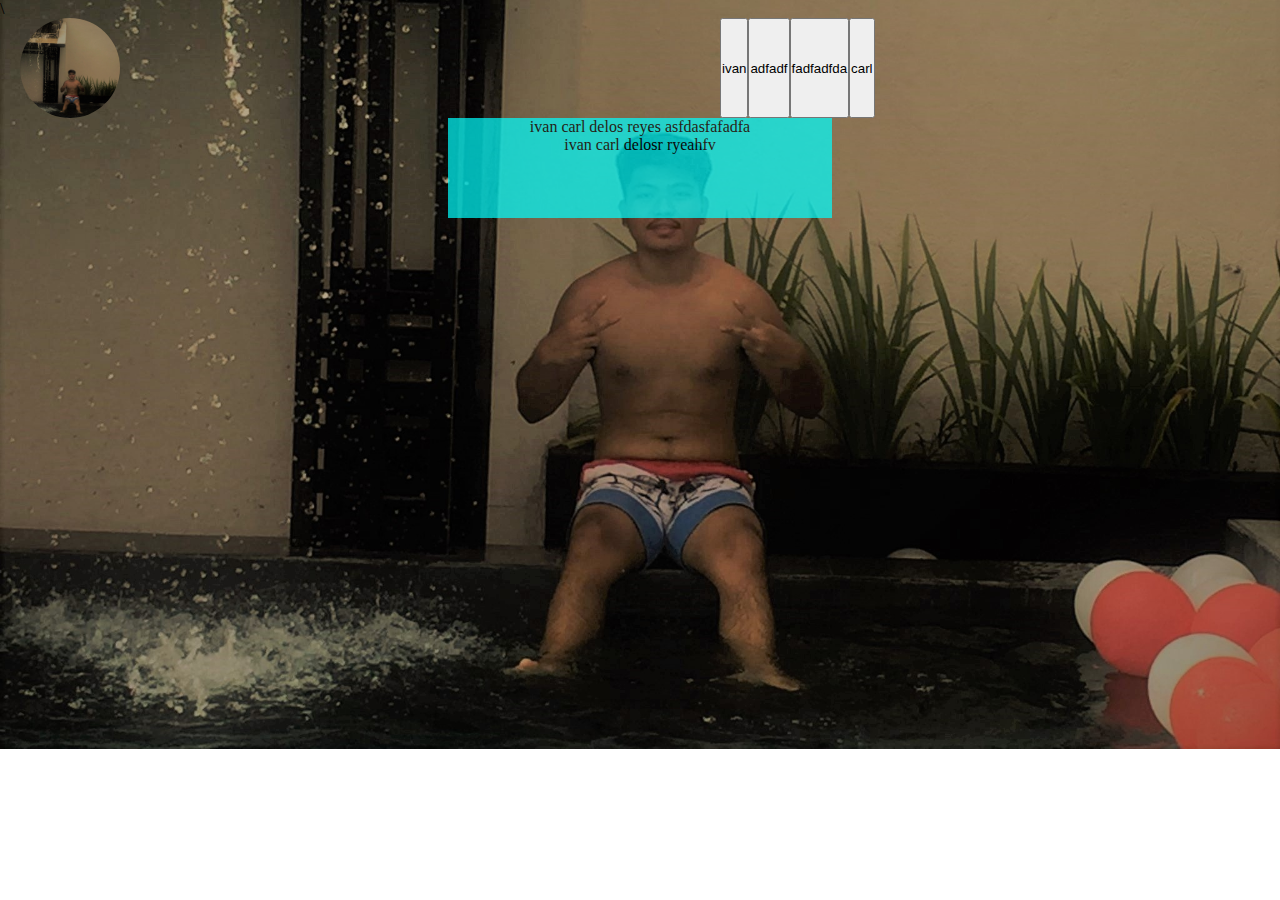
<file: landing page/index.html>
<!DOCTYPE html>
<html lang="en">
<head>
    <meta charset="UTF-8">
    <meta name="viewport" content="width=device-width, initial-scale=1.0">
    <title>Landing Page</title>\
    <link rel="stylesheet" href="index.css">
</head>
<body>
    <div class="wrapper">
        <div class="box">
          
        </div>
        <ul class="box1">
            <button>ivan</button><button>adfadf</button><button>fadfadfda</button><button>carl</button>
        </ul>
    </div>

    <center>
 <div class="content">
    <p>ivan carl delos reyes asfdasfafadfa <br>ivan carl delosr ryeahfv</p>

 </div>
</center>


</body>
</html>
</file>
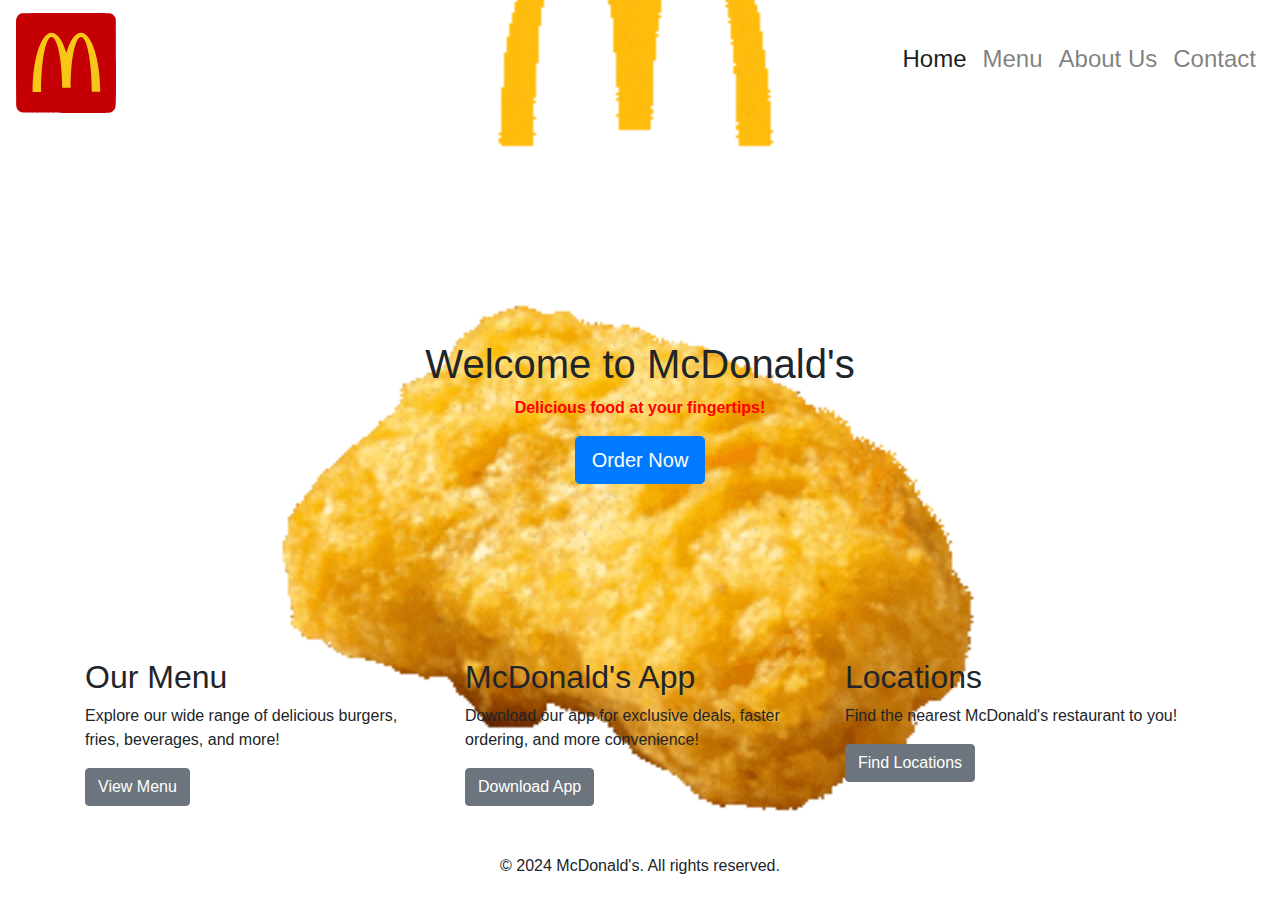
<file: mcdonald/index.html>
<!DOCTYPE html>
<html lang="en">
<head>
    <meta charset="UTF-8">
    <meta name="viewport" content="width=device-width, initial-scale=1.0">
    <title>McDonald's</title>
    <link rel="stylesheet" href="https://stackpath.bootstrapcdn.com/bootstrap/4.5.2/css/bootstrap.min.css">

    <style>
        body{
            background-image: url(m7.gif);
            background-position: center;
            background-size: cover;
        }
       .main{
        margin-top: 0;
        height: 500px;
       }
       #bg1{
        background-color: transparent;
        margin-top: 150px;
       }
       .nav{
        background-color: transparent;
       }
       .container{
        margin-top: 110px;
       }

       
    </style>

</head>
<body>
<div class="main">

<nav class="navbar navbar-expand-lg navbar-light" id="nav">
    <a class="navbar-brand" href="#"><img src="logo.svg" height="100px" width="100px"></a>
    <button class="navbar-toggler" type="button" data-toggle="collapse" data-target="#navbarNav" aria-controls="navbarNav" aria-expanded="false" aria-label="Toggle navigation">
        <span class="navbar-toggler-icon"></span>
    </button>
    <div class="collapse navbar-collapse" id="navbarNav">
        <ul class="navbar-nav ml-auto">
            <li class="nav-item active">
                <a class="nav-link h4" href="#">Home</a>
            </li>
            <li class="nav-item">
                <a class="nav-link h4" href="menu.html">Menu</a>
            </li>
            <li class="nav-item">
                <a class="nav-link h4" href="aboutus.html">About Us</a>
            </li>
            <li class="nav-item">
                <a class="nav-link h4" href="contact.html">Contact</a>
            </li>
        </ul>
    </div>
</nav>

<div class="jumbotron text-center mb-0" id="bg1">
    <h1>Welcome to McDonald's</h1>
    <p style="font-weight: bolder; color: red;">Delicious food at your fingertips!</p>
    <a href="menu.html" class="btn btn-primary btn-lg">Order Now</a>
</div>
</div>

<div class="container">
    <div class="row">
        <div class="col-md-4 mt-5">
            <h2>Our Menu</h2>
            <p>Explore our wide range of delicious burgers, fries, beverages, and more!</p>
            <a href="menu.html" class="btn btn-secondary">View Menu</a>
        </div>
        <div class="col-md-4 mt-5">
            <h2>McDonald's App</h2>
            <p>Download our app for exclusive deals, faster ordering, and more convenience!</p>
            <a href="https://play.google.com/store/apps/details?id=com.mcdonalds.mobileapp&hl=en&gl=US&pli=1" class="btn btn-secondary">Download App</a>
        </div>
        <div class="col-md-4 mt-5">
            <h2>Locations</h2>
            <p>Find the nearest McDonald's restaurant to you!</p>
            <a href="https://www.google.com/maps/place/McDonald's+Concepcion+Tarlac/@15.3230892,120.6500956,17z/data=!3m1!4b1!4m6!3m5!1s0x3396e9d8441b1823:0x1d701425253b785b!8m2!3d15.323084!4d120.6526705!16s%2Fg%2F11cs19bxfg?entry=ttu" class="btn btn-secondary">Find Locations</a>
        </div>
    </div>
</div>

<footer class="text-center mt-5">
    <p>&copy; 2024 McDonald's. All rights reserved.</p>
</footer>

<script src="https://code.jquery.com/jquery-3.5.1.slim.min.js"></script>
<script src="https://cdn.jsdelivr.net/npm/@popperjs/core@2.5.4/dist/umd/popper.min.js"></script>
<script src="https://stackpath.bootstrapcdn.com/bootstrap/4.5.2/js/bootstrap.min.js"></script>

</body>
</html>
</file>
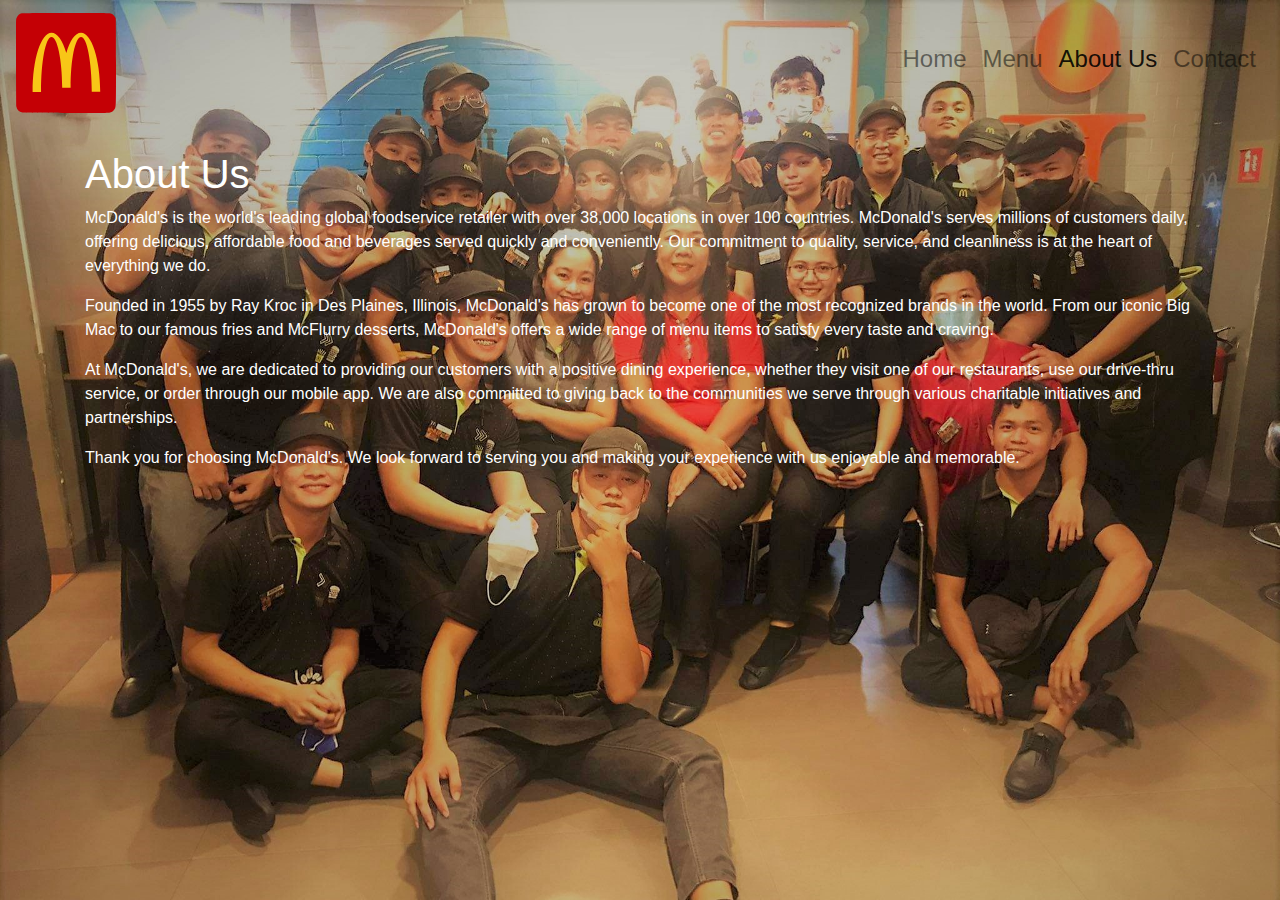
<file: mcdonald/aboutus.html>
<!DOCTYPE html>
<html lang="en">
<head>
    <meta charset="UTF-8">
    <meta name="viewport" content="width=device-width, initial-scale=1.0">
    <title>About Us - McDonald's</title>
    <link rel="stylesheet" href="https://stackpath.bootstrapcdn.com/bootstrap/4.5.2/css/bootstrap.min.css">

    <style>
        body{
            background-image: url(bg6.jpg);
            background-size: cover;
            background-repeat: no-repeat;
            color: white;
        }
       
    </style>

</head>
<body>
<nav class="navbar navbar-expand-lg navbar-light " id="mb">
    <a class="navbar-brand" href="#"><img src="logo.svg" height="100px" width="100px"></a>
    <button class="navbar-toggler" type="button" data-toggle="collapse" data-target="#navbarNav" aria-controls="navbarNav" aria-expanded="false" aria-label="Toggle navigation">
        <span class="navbar-toggler-icon"></span>
    </button>
    <div class="collapse navbar-collapse" id="navbarNav">
        <ul class="navbar-nav ml-auto">
            <li class="nav-item">
                <a class="nav-link h4" href="index.html">Home</a>
            </li>
            <li class="nav-item">
                <a class="nav-link h4" href="menu.html">Menu</a>
            </li>
            <li class="nav-item active">
                <a class="nav-link h4" href="#">About Us</a>
            </li>
            <li class="nav-item">
                <a class="nav-link h4" href="contact.html">Contact</a>
            </li>
        </ul>
    </div>
</nav>

<div class="container mt-4">
    <h1>About Us</h1>
    <p>McDonald's is the world's leading global foodservice retailer with over 38,000 locations in over 100 countries. McDonald's serves millions of customers daily, offering delicious, affordable food and beverages served quickly and conveniently. Our commitment to quality, service, and cleanliness is at the heart of everything we do.</p>
    <p>Founded in 1955 by Ray Kroc in Des Plaines, Illinois, McDonald's has grown to become one of the most recognized brands in the world. From our iconic Big Mac to our famous fries and McFlurry desserts, McDonald's offers a wide range of menu items to satisfy every taste and craving.</p>
    <p>At McDonald's, we are dedicated to providing our customers with a positive dining experience, whether they visit one of our restaurants, use our drive-thru service, or order through our mobile app. We are also committed to giving back to the communities we serve through various charitable initiatives and partnerships.</p>
    <p>Thank you for choosing McDonald's. We look forward to serving you and making your experience with us enjoyable and memorable.</p>
</div>

<script src="https://code.jquery.com/jquery-3.5.1.slim.min.js"></script>
<script src="https://cdn.jsdelivr.net/npm/@popperjs/core@2.5.4/dist/umd/popper.min.js"></script>
<script src="https://stackpath.bootstrapcdn.com/bootstrap/4.5.2/js/bootstrap.min.js"></script>

</body>
</html>
</file>
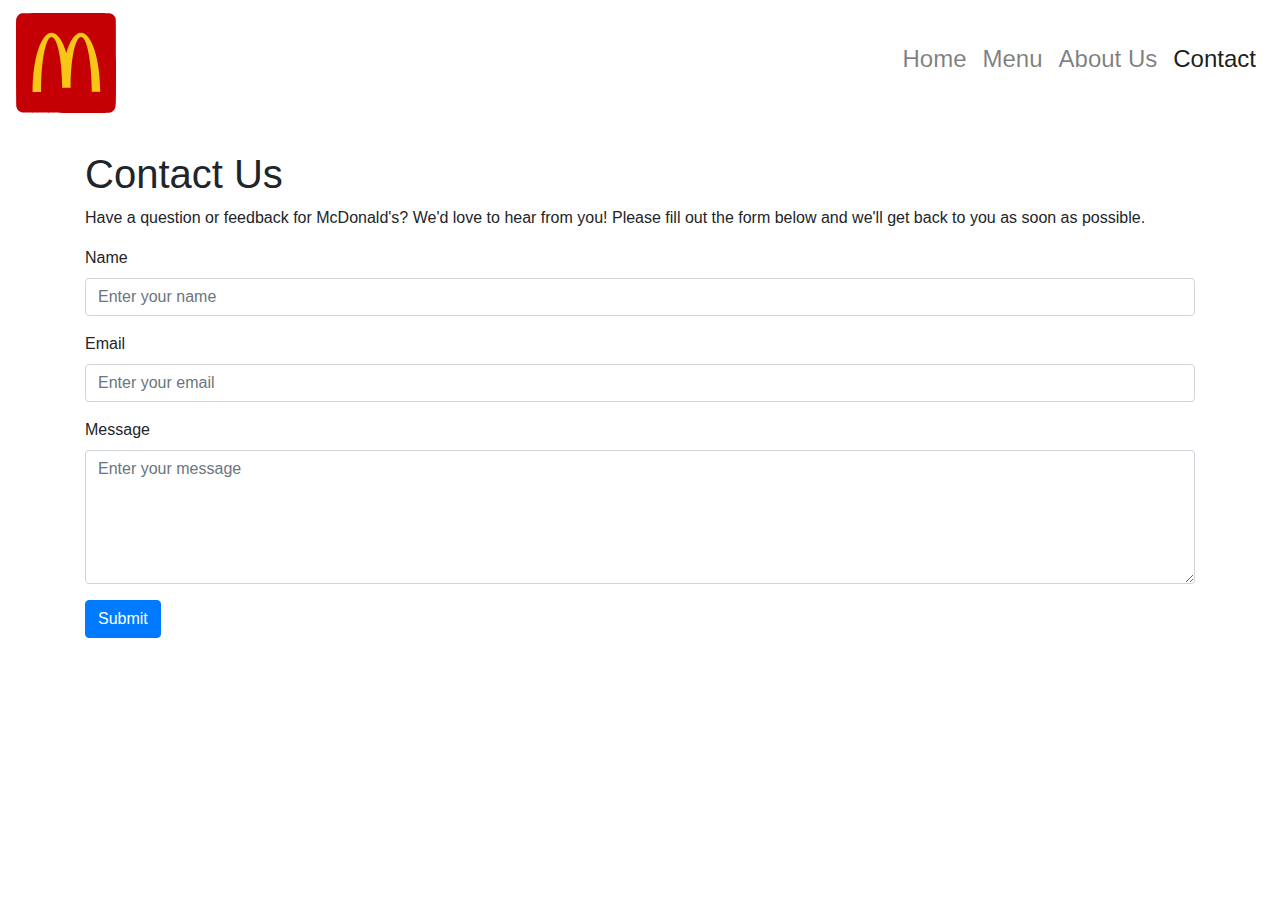
<file: mcdonald/contact.html>
<!DOCTYPE html>
<html lang="en">
<head>
    <meta charset="UTF-8">
    <meta name="viewport" content="width=device-width, initial-scale=1.0">
    <title>Contact Us - McDonald's</title>
    <link rel="stylesheet" href="https://stackpath.bootstrapcdn.com/bootstrap/4.5.2/css/bootstrap.min.css">

</head>
<body>

<nav class="navbar navbar-expand-lg navbar-light " id="nav">
    <a class="navbar-brand" href="#"><img src="logo.svg" height="100px" width="100px"></a>
    <button class="navbar-toggler" type="button" data-toggle="collapse" data-target="#navbarNav" aria-controls="navbarNav" aria-expanded="false" aria-label="Toggle navigation">
        <span class="navbar-toggler-icon"></span>
    </button>
    <div class="collapse navbar-collapse" id="navbarNav">
        <ul class="navbar-nav ml-auto">
            <li class="nav-item">
                <a class="nav-link h4" href="index.html">Home</a>
            </li>
            <li class="nav-item">
                <a class="nav-link h4" href="menu.html">Menu</a>
            </li>
            <li class="nav-item">
                <a class="nav-link h4" href="aboutus.html">About Us</a>
            </li>
            <li class="nav-item active">
                <a class="nav-link h4" href="#">Contact</a>
            </li>
        </ul>
    </div>
</nav>

<div class="container mt-4">
    <h1>Contact Us</h1>
    <p>Have a question or feedback for McDonald's? We'd love to hear from you! Please fill out the form below and we'll get back to you as soon as possible.</p>
    
    <form>
        <div class="form-group">
            <label for="name">Name</label>
            <input type="text" class="form-control" id="name" placeholder="Enter your name">
        </div>
        <div class="form-group">
            <label for="email">Email</label>
            <input type="email" class="form-control" id="email" placeholder="Enter your email">
        </div>
        <div class="form-group">
            <label for="message">Message</label>
            <textarea class="form-control" id="message" rows="5" placeholder="Enter your message"></textarea>
        </div>
        <button type="submit" class="btn btn-primary">Submit</button>
    </form>
</div>

<script src="https://code.jquery.com/jquery-3.5.1.slim.min.js"></script>
<script src="https://cdn.jsdelivr.net/npm/@popperjs/core@2.5.4/dist/umd/popper.min.js"></script>
<script src="https://stackpath.bootstrapcdn.com/bootstrap/4.5.2/js/bootstrap.min.js"></script>

</body>
</html>
</file>
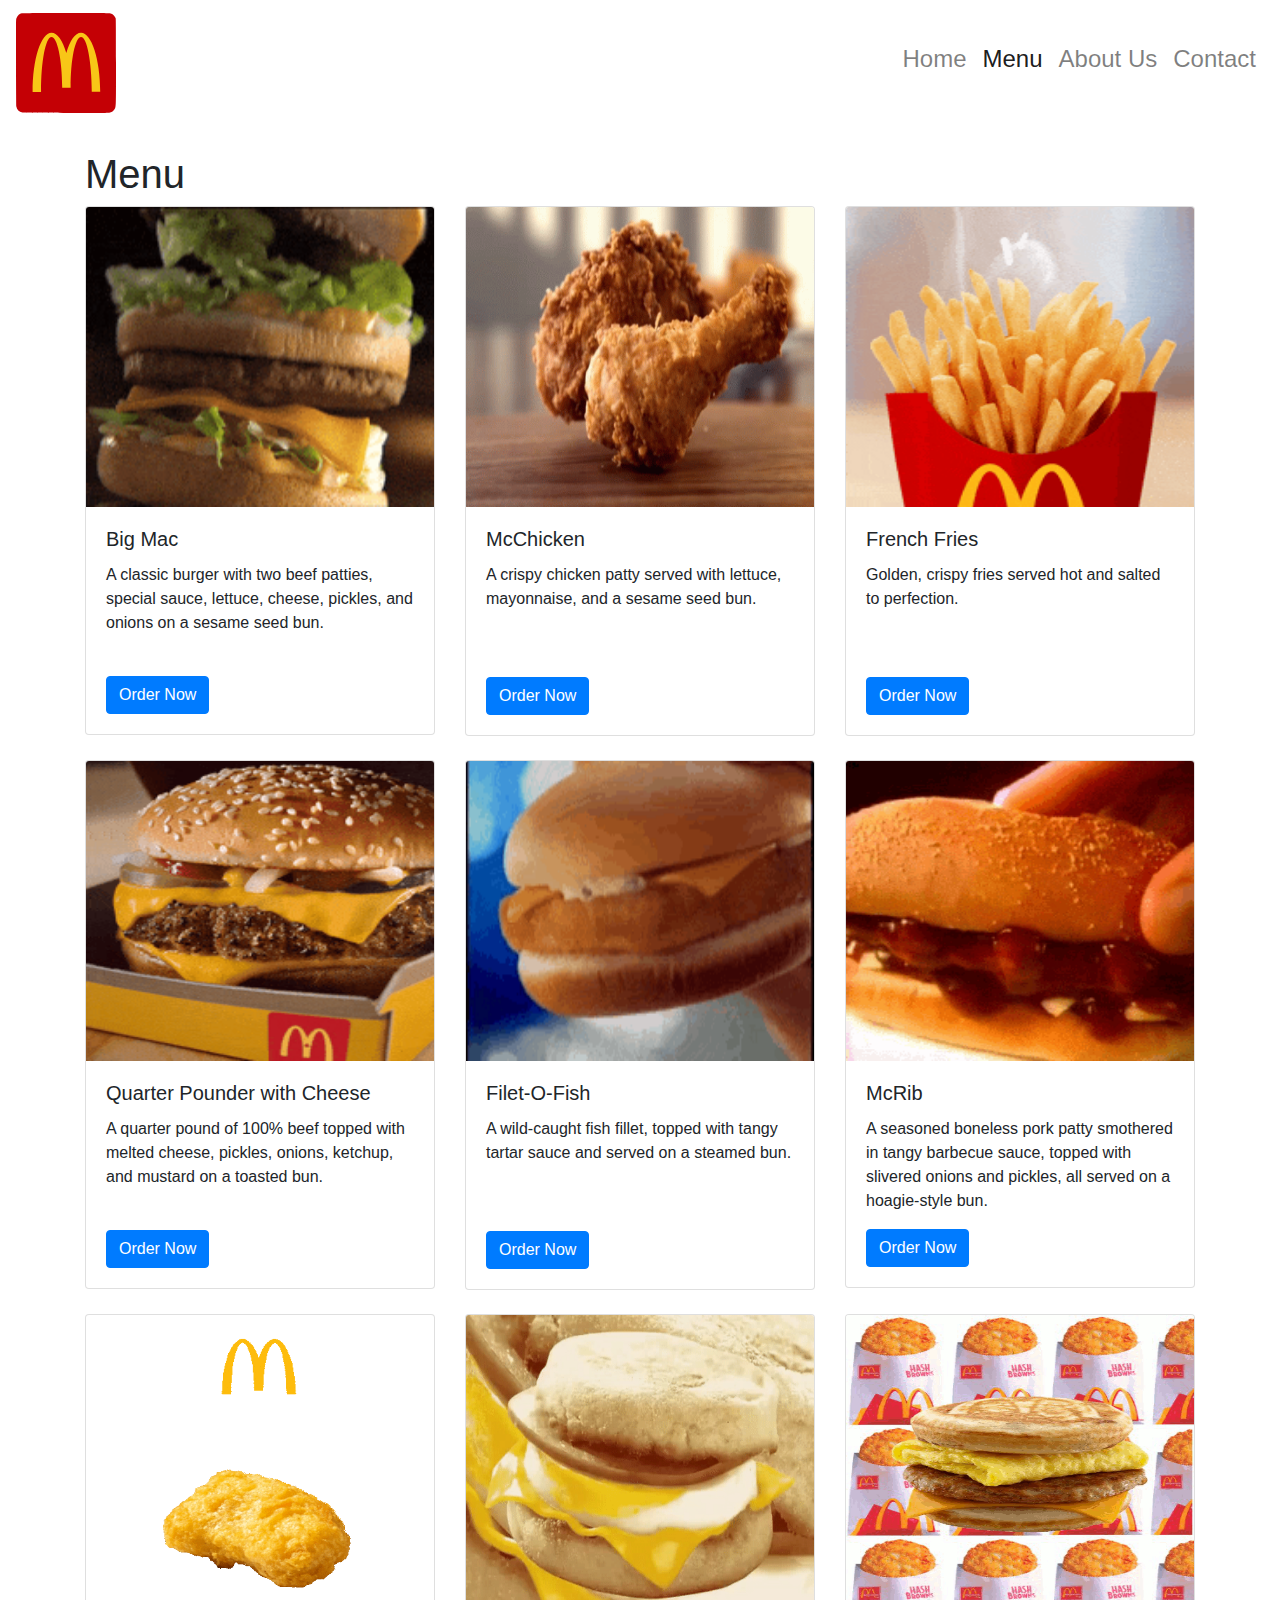
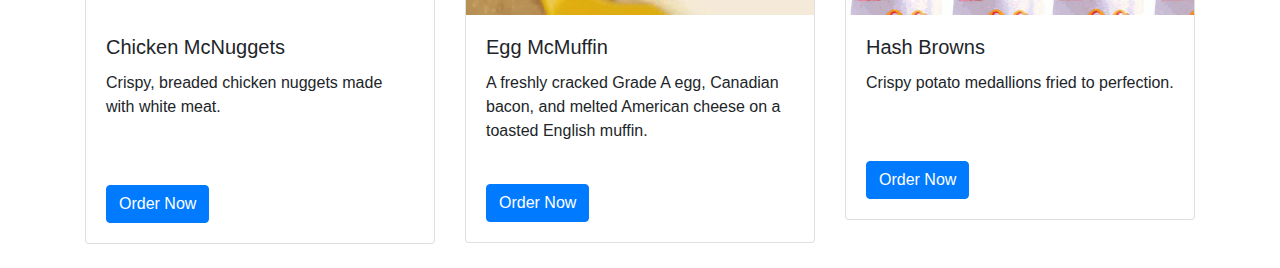
<file: mcdonald/menu.html>
<!DOCTYPE html>
<html lang="en">
<head>
    <meta charset="UTF-8">
    <meta name="viewport" content="width=device-width, initial-scale=1.0">
    <title>McDonald's Menu</title>
    <link rel="stylesheet" href="https://stackpath.bootstrapcdn.com/bootstrap/4.5.2/css/bootstrap.min.css">



 
</head>
<body>

<nav class="navbar navbar-expand-lg navbar-light" id="mb">
    <a class="navbar-brand" href="#"><img src="logo.svg" height="100px" width="100px"></a>
    <button class="navbar-toggler" type="button" data-toggle="collapse" data-target="#navbarNav" aria-controls="navbarNav" aria-expanded="false" aria-label="Toggle navigation">
        <span class="navbar-toggler-icon"></span>
    </button>
    <div class="collapse navbar-collapse" id="navbarNav">
        <ul class="navbar-nav ml-auto">
            <li class="nav-item">
                <a class="nav-link h4" href="index.html">Home</a>
            </li>
            <li class="nav-item active">
                <a class="nav-link h4" href="#">Menu</a>
            </li>
            <li class="nav-item">
                <a class="nav-link h4" href="aboutus.html">About Us</a>
            </li>
            <li class="nav-item">
                <a class="nav-link h4" href="contact.html">Contact</a>
            </li>
        </ul>
    </div>
</nav>

<div class="container mt-4">
    <h1>Menu</h1>
    <div class="row">
        <div class="col-md-4 mb-4">
            <div class="card">
                <img src="m1.gif" class="card-img-top" alt="..." height="300px" width="300px">
                <div class="card-body">
                    <h5 class="card-title">Big Mac</h5>
                    <p class="card-text">A classic burger with two beef patties, special sauce, lettuce, cheese, pickles, and onions on a sesame seed bun.</p>
                    <a href="#" class="btn btn-primary" style="margin-top: 25px;">Order Now</a>
                </div>
            </div>
        </div>
        
        <div class="col-md-4 mb-4">
            <div class="card">
                <img src="m2.gif" class="card-img-top" alt="..." height="300px" width="300px">
                <div class="card-body">
                    <h5 class="card-title">McChicken</h5>
                    <p class="card-text">A crispy chicken patty served with lettuce, mayonnaise, and a sesame seed bun.</p>
                    <a href="#" class="btn btn-primary" style="margin-top: 50px;">Order Now</a>
                </div>
            </div>
        </div>
        <div class="col-md-4 mb-4">
            <div class="card">
                <img src="m3.gif" class="card-img-top" alt="..." height="300px" width="300px">
                <div class="card-body">
                    <h5 class="card-title">French Fries</h5>
                    <p class="card-text">Golden, crispy fries served hot and salted to perfection.</p>
                    <a href="#" class="btn btn-primary" style="margin-top: 50px;">Order Now</a>
                </div>
            </div>
        </div>
       
        <div class="col-md-4 mb-4">
            <div class="card">
                <img src="m4.gif" class="card-img-top" alt="..." height="300px" width="300px">
                <div class="card-body">
                    <h5 class="card-title">Quarter Pounder with Cheese</h5>
                    <p class="card-text">A quarter pound of 100% beef topped with melted cheese, pickles, onions, ketchup, and mustard on a toasted bun.</p>
                    <a href="#" class="btn btn-primary" style="margin-top: 25px;">Order Now</a>
                </div>
            </div>
        </div>
        <div class="col-md-4 mb-4">
            <div class="card">
                <img src="m5.gif" class="card-img-top" alt="..." height="300px" width="300px">
                <div class="card-body">
                    <h5 class="card-title">Filet-O-Fish</h5>
                    <p class="card-text">A wild-caught fish fillet, topped with tangy tartar sauce and served on a steamed bun.</p>
                    <a href="#" class="btn btn-primary " style="margin-top: 50px;">Order Now</a>
                </div>
            </div>
        </div>
        <div class="col-md-4 mb-4">
            <div class="card">
                <img src="m6.gif" class="card-img-top" alt="..." height="300px" width="300px">
                <div class="card-body">
                    <h5 class="card-title">McRib</h5>
                    <p class="card-text">A seasoned boneless pork patty smothered in tangy barbecue sauce, topped with slivered onions and pickles, all served on a hoagie-style bun.</p>
                    <a href="#" class="btn btn-primary" >Order Now</a>
                </div>
            </div>
        </div>
        <div class="col-md-4 mb-4">
            <div class="card">
                <img src="m7.gif" class="card-img-top" alt="..." height="300px" width="300px">
                <div class="card-body">
                    <h5 class="card-title">Chicken McNuggets</h5>
                    <p class="card-text">Crispy, breaded chicken nuggets made with white meat.</p>
                    <a href="#" class="btn btn-primary" style="margin-top: 50px;">Order Now</a>
                </div>
            </div>
        </div>
        <div class="col-md-4 mb-4">
            <div class="card">
                <img src="m8.gif" class="card-img-top" alt="..." height="300px" width="300px">
                <div class="card-body">
                    <h5 class="card-title">Egg McMuffin</h5>
                    <p class="card-text">A freshly cracked Grade A egg, Canadian bacon, and melted American cheese on a toasted English muffin.</p>
                    <a href="#" class="btn btn-primary" style="margin-top: 25px;">Order Now</a>
                </div>
            </div>
        </div>
        <div class="col-md-4 mb-4">
            <div class="card">
                <img src="m9.gif" class="card-img-top" alt="..." height="300px" width="300px">
                <div class="card-body">
                    <h5 class="card-title">Hash Browns</h5>
                    <p class="card-text">Crispy potato medallions fried to perfection.</p>
                    <a href="#" class="btn btn-primary" style="margin-top: 50px;">Order Now</a>
                </div>
            </div>
        </div>
    </div>
</div>

<script src="https://code.jquery.com/jquery-3.5.1.slim.min.js"></script>
<script src="https://cdn
</file>
<file: landing page/index.css>
*{
    margin: 0;
    padding: 0;
    box-sizing: border-box;
}
body{
    background-image: url(1.jpeg);
    background-position: center;
    background-repeat: no-repeat;
    background-size: cover;
}
.wrapper{
    display: flex;
    flex-direction: row;    
}
.box{
   background-image: url(1.jpeg);
   background-position: center;
   background-repeat: no-repeat;
   background-size: contain;
   margin-left: 20px;
   height: 100px;
   width: 100px;
   border-radius: 50%;
    
}
.box1{
    display: flex;
    flex-direction: row;
    justify-content: space-evenly;
    margin-left: 600px;
    background-color: transparent;
}

.home{
    background-color: white;
    color: red;
    height: 30px;
    width: 90px;
    border-radius: 20px;
    text-align: center;
    text-decoration: none;
}
.content{
    height: 100px;
    width: 30%;
    background-color: aqua;
    text-align: center;
    opacity: 0.7;
}
</file>
